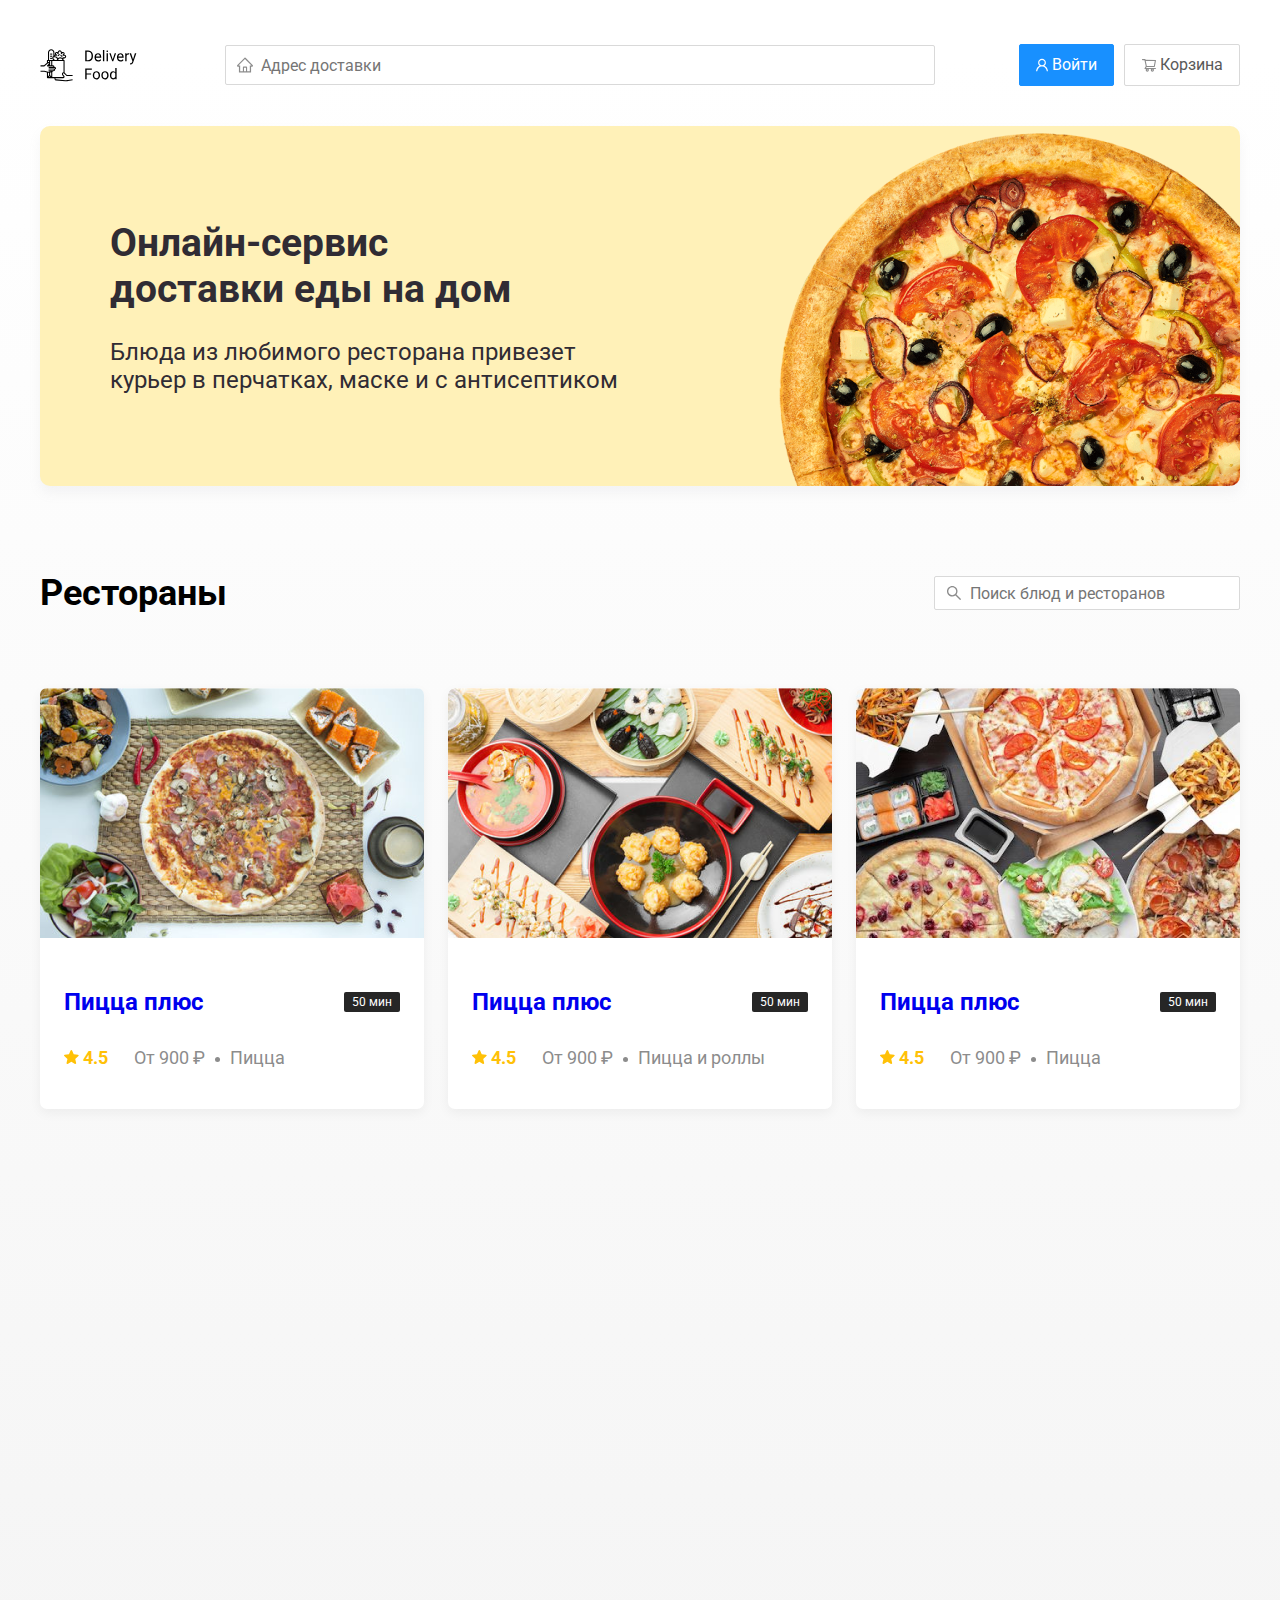
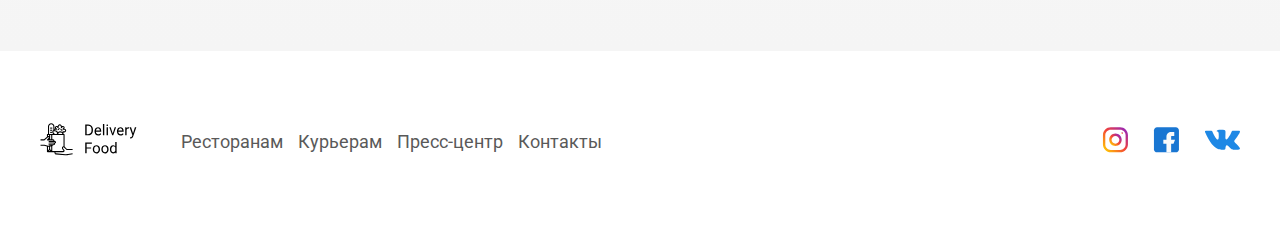
<file: index.html>
<!DOCTYPE html>
<html lang="ru">
<head>
    <meta charset="UTF-8">
    <meta name="viewport" content="width=device-width, initial-scale=1.0">
    <link rel="stylesheet" href="css/normalize.css">
    <link rel="stylesheet" href="css/animate.min.css">
    <link href="https://fonts.googleapis.com/css2?family=Roboto:wght@400;700&display=swap" rel="stylesheet">
    <link rel="stylesheet" href="css/style.css">
    
    <title>Delivery food - доставка еды</title>
</head>
<body>
    <div class="wrap">
        <div class="container">
            <header class="header">
                <img src="img/logo.svg" alt="logo" class="header__logo" >
                <input type="text" name="searh" class="input header__input" placeholder="Адрес доставки">
                <div class="header__buttons">
                    <button type="button" class="header__buttons__item button-primary mr-10">
                        <img src="img/user-button.svg" alt="user" class="header__buttons__img mr-4">
                        <span class="header__buttons__text">Войти</span>
                    </button>
                    <button type="button" class="header__buttons__item cart-button">
                        <img src="img/card-button.svg" alt="card"  class="header__buttons__img mr-4">
                        <span class="header__buttons__text">Корзина</span>
                    </button>
                </div>
            </header>
            <section class="promo">
                <h1 class="promo__title">Онлайн-сервис <br/> доставки еды на дом</h1>
                <p class="promo__text">Блюда из любимого ресторана привезет курьер в перчатках, маске и с антисептиком</p>
            </section>
            <section class="restoarans" >
                <div class="restoarans__header">
                    <h2 class="restoarans__title">Рестораны</h2>
                    <input type="text"  class="input restoarans__input" placeholder="Поиск блюд и ресторанов">
                </div>
    
                <div class="restoarans__cards">
                    <a href="restorant.html" class="restoarans__cards__item wow fadeInUp">
                        <img src="img/card-image1.png" alt="card-img" class="restoarans__cards__item__img" >
                        <div class="card__content">
                            <div class="restoarans__cards__item__head">
                                <h3 class="restoarans__cards__item__head-title">Пицца плюс</h3>
                                <span class="restoarans__cards__item__head-time" >50 мин</span>
                            </div>
                            <div class="restoarans__cards__item__desc">
                                <div class="restoarans__cards__item__desc-rating">
                                    <img src="img/rating.svg" alt="rating" class="desc-rating__img">
                                    4.5
                                </div>
                                <div class="restoarans__cards__item__desc-price">От 900 ₽</div>
                                <div class="restoarans__cards__item__desc-category">Пицца</div>
                            </div>
                        </div>
                    </a>
                    <a href="restorant.html" class="restoarans__cards__item wow fadeInUp">
                        <img src="img/card-image2.png" alt="card-img" class="restoarans__cards__item__img" >
                        <div class="card__content">
                            <div class="restoarans__cards__item__head">
                                <h3 class="restoarans__cards__item__head-title">Пицца плюс</h3>
                                <span class="restoarans__cards__item__head-time" >50 мин</span>
                            </div>
                            <div class="restoarans__cards__item__desc">
                                <div class="restoarans__cards__item__desc-rating">
                                    <img src="img/rating.svg" alt="rating" class="desc-rating__img">
                                    4.5
                                </div>
                                <div class="restoarans__cards__item__desc-price">От 900 ₽</div>
                                <div class="restoarans__cards__item__desc-category">Пицца и роллы</div>
                            </div>
                        </div>
                    </a>
                    <a href="restorant.html" class="restoarans__cards__item wow fadeInUp">
                        <img src="img/card-image3.png" alt="card-img" class="restoarans__cards__item__img" >
                        <div class="card__content">
                            <div class="restoarans__cards__item__head">
                                <h3 class="restoarans__cards__item__head-title">Пицца плюс</h3>
                                <span class="restoarans__cards__item__head-time" >50 мин</span>
                            </div>
                            <div class="restoarans__cards__item__desc">
                                <div class="restoarans__cards__item__desc-rating">
                                    <img src="img/rating.svg" alt="rating" class="desc-rating__img">
                                    4.5
                                </div>
                                <div class="restoarans__cards__item__desc-price">От 900 ₽</div>
                                <div class="restoarans__cards__item__desc-category">Пицца</div>
                            </div>
                        </div>
                    </a>
                    <a  href="restorant.html" class="restoarans__cards__item wow fadeInUp">
                        <img src="img/card-image4.png" alt="card-img" class="restoarans__cards__item__img" >
                        <div class="card__content">
                            <div class="restoarans__cards__item__head">
                                <h3 class="restoarans__cards__item__head-title">Пицца плюс</h3>
                                <span class="restoarans__cards__item__head-time" >50 мин</span>
                            </div>
                            <div class="restoarans__cards__item__desc">
                                <div class="restoarans__cards__item__desc-rating">
                                    <img src="img/rating.svg" alt="rating" class="desc-rating__img">
                                    4.5
                                </div>
                                <div class="restoarans__cards__item__desc-price">От 900 ₽</div>
                                <div class="restoarans__cards__item__desc-category">Пицца</div>
                            </div>
                        </div>
                    </a>
                    <a href="restorant.html" class="restoarans__cards__item wow fadeInUp">
                        <img src="img/card-image5.png" alt="card-img" class="restoarans__cards__item__img" >
                        <div class="card__content">
                            <div class="restoarans__cards__item__head">
                                <h3 class="restoarans__cards__item__head-title">Пицца плюс</h3>
                                <span class="restoarans__cards__item__head-time" >50 мин</span>
                            </div>
                            <div class="restoarans__cards__item__desc">
                                <div class="restoarans__cards__item__desc-rating">
                                    <img src="img/rating.svg" alt="rating" class="desc-rating__img">
                                    4.5
                                </div>
                                <div class="restoarans__cards__item__desc-price">От 900 ₽</div>
                                <div class="restoarans__cards__item__desc-category">Пицца</div>
                            </div>
                        </div>
                    </a>
                    <a href="restorant.html" class="restoarans__cards__item wow fadeInUp ">
                        <img src="img/card-image6.png" alt="card-img" class="restoarans__cards__item__img" >
                        <div class="card__content">
                            <div class="restoarans__cards__item__head">
                                <h3 class="restoarans__cards__item__head-title">Пицца плюс</h3>
                                <span class="restoarans__cards__item__head-time" >50 мин</span>
                            </div>
                            <div class="restoarans__cards__item__desc">
                                <div class="restoarans__cards__item__desc-rating">
                                    <img src="img/rating.svg" alt="rating" class="desc-rating__img">
                                    4.5
                                </div>
                                <div class="restoarans__cards__item__desc-price">От 900 ₽</div>
                                <div class="restoarans__cards__item__desc-category">Пицца</div>
                            </div>
                        </div>
                    </a>
                </div>
            </section>
        </div>
        <div class="pb-60"></div>
    </div>
    <footer class="footer" >
        <div class="container footer__wrap">
            <div class="footer__text">
                <div class="footer__logo">
                    <img src="img/logo.svg" alt="footer-logo"  class="footer__logo__img">
                </div>
                <nav class="footer__menu">
                    <ul class="footer__menu__list">
                        <li class="footer__menu__list__item"><a href="#" class="footer__menu__list__link">Ресторанам</a></li>
                        <li class="footer__menu__list__item"><a href="#" class="footer__menu__list__link">Курьерам</a></li>
                        <li class="footer__menu__list__item"><a href="#" class="footer__menu__list__link">Пресс-центр</a></li>
                        <li class="footer__menu__list__item"><a href="#" class="footer__menu__list__link">Контакты</a></li>
                    </ul>
                </nav>
            </div>
            <div class="footer__social">
                <ul class="footer__social__list">
                    <li class="footer__social__list__item">
                        <a href="#" class="footer__social__list__lisk">
                            <img src="img/inst.svg" alt="instagram"  class="footer__social__img">
                        </a>
                    </li>
                    <li class="footer__social__list__item">
                        <a href="#" class="footer__social__list__lisk">
                            <img src="img/facebook.svg" alt="instagram"  class="footer__social__img">
                        </a>
                    </li>
                    <li class="footer__social__list__item">
                        <a href="#" class="footer__social__list__lisk">
                            <img src="img/vk.svg" alt="instagram"  class="footer__social__img">
                        </a>
                    </li>
                </ul>
            </div>
        </div>
    </footer>
    <div class="modal">
        <div class="modal__dialog">
            <div class="modal__header">
                <h3 class="modal__header__title">Корзина</h3>
                <button class="modal__header__button">&times;</button>
            </div>
            <div class="food__row">
                <h3 class="food__row__title">Ролл угорь стандарт</h3>
                <strong class="food__row__price" >250 ₽</strong>
                <div class="food__row__buttons">
                    <button  class="food__row__buttons__item">-</button>
                    <span  class="counter">1</span>
                    <button  class="food__row__buttons__item">+</button>

                </div>
            </div>
            <div class="food__row">
                <h3 class="food__row__title">Ролл угорь стандарт</h3>
                <strong class="food__row__price" >250 ₽</strong>
                <div class="food__row__buttons">
                    <button  class="food__row__buttons__item">-</button>
                    <span  class="counter">1</span>
                    <button  class="food__row__buttons__item">+</button>

                </div>
            </div>
            <div class="food__row">
                <h3 class="food__row__title">Ролл угорь стандарт</h3>
                <strong class="food__row__price" >250 ₽</strong>
                <div class="food__row__buttons">
                    <button  class="food__row__buttons__item">-</button>
                    <span  class="counter">1</span>
                    <button  class="food__row__buttons__item">+</button>

                </div>
            </div>
            <div class="food__row">
                <h3 class="food__row__title">Ролл угорь стандарт</h3>
                <strong class="food__row__price" >250 ₽</strong>
                <div class="food__row__buttons">
                    <button  class="food__row__buttons__item">-</button>
                    <span  class="counter">1</span>
                    <button  class="food__row__buttons__item">+</button>

                </div>
            </div>
            <div class="food__row">
                <h3 class="food__row__title">Ролл угорь стандарт</h3>
                <strong class="food__row__price" >250 ₽</strong>
                <div class="food__row__buttons">
                    <button  class="food__row__buttons__item">-</button>
                    <span  class="counter">1</span>
                    <button  class="food__row__buttons__item">+</button>

                </div>
            </div>
            <div class="modal__footer">
                <div class="modal__footer__total-price">
                    1250 ₽
                </div>
                <div class="modal__footer__buttons">
                    <button class="modal__footer__button button-primary">Оформить заказ</button>
                    <button class="modal__footer__button">Отмена</button>
                </div>
                
            </div>
        </div>
    </div>
    <!-- <script src="scripts/wow.min.js" ></script> -->
    <script src="scripts/wow.min.js" ></script>
    <script src="scripts/main.js" ></script>
</body>
</html>
</file>
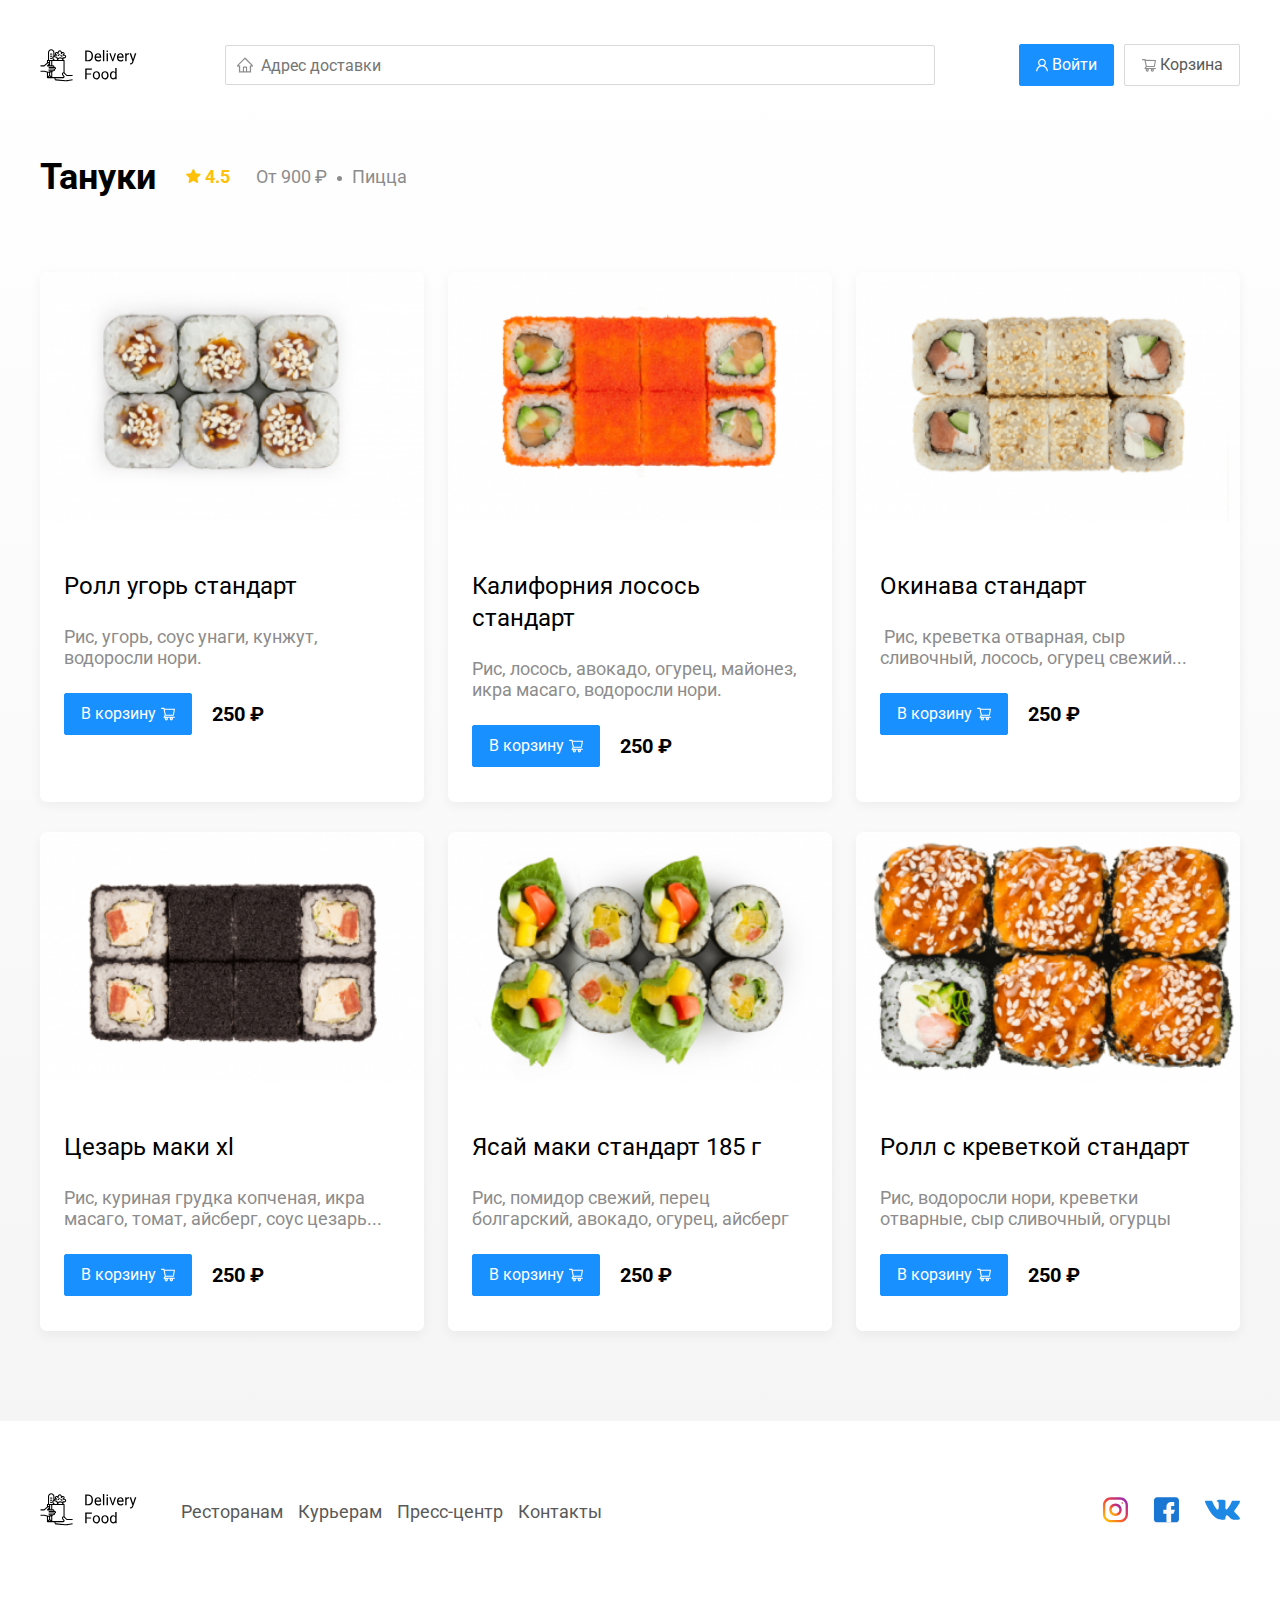
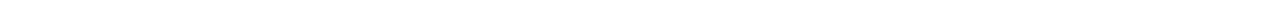
<file: restorant.html>
<!DOCTYPE html>
<html lang="ru">
<head>
    <meta charset="UTF-8">
    <meta name="viewport" content="width=device-width, initial-scale=1.0">
    <link rel="stylesheet" href="css/normalize.css">
    <link href="https://fonts.googleapis.com/css2?family=Roboto:wght@400;700&display=swap" rel="stylesheet">
    <link rel="stylesheet" href="css/style.css">
    
    <title>Delivery food - доставка еды</title>
</head>
<body>
    <div class="wrap">
        <div class="container">
            <header class="header">
                <img src="img/logo.svg" alt="logo" class="header__logo" >
                <input type="text" name="searh" class="input header__input" placeholder="Адрес доставки">
                <div class="header__buttons">
                    <button type="button" class="header__buttons__item button-primary mr-10">
                        <img src="img/user-button.svg" alt="user" class="header__buttons__img mr-4">
                        <span class="header__buttons__text">Войти</span>
                    </button>
                    <button type="button" class="header__buttons__item cart-button">
                        <img src="img/card-button.svg" alt="card"  class="header__buttons__img mr-4">
                        <span class="header__buttons__text">Корзина</span>
                    </button>
                </div>
            </header>
            <section class="restoarans" >
                <div class="restoarans__header flex-start">
                    <h2 class="restoarans__title  mr-30">Тануки</h2>
                    <div class="restoarans__cards__item__desc">
                        <div class="restoarans__cards__item__desc-rating">
                            <img src="img/rating.svg" alt="rating" class="desc-rating__img">
                            4.5
                        </div>
                        <div class="restoarans__cards__item__desc-price">От 900 ₽</div>
                        <div class="restoarans__cards__item__desc-category">Пицца</div>
                    </div>
                </div>
    
                <div class="restoarans__cards">
                    <div class="restoarans__cards__item">
                        <img src="img/res_image1.png" alt="card-img" class="restoarans__cards__item__img" >
                        <div class="card__content">
                            <div class="restoarans__cards__item__head">
                                <h3 class="restoarans__cards__item__head-title restoarans__cards__item__head-title_normal">Ролл угорь стандарт</h3>
                            </div>
                            <div class="restoarans__cards__item__desc">
                                <div class="restoarans__cards__item__desc-category restoarans__cards__item__desc-category_wrap ">Рис, угорь, соус унаги, кунжут, водоросли нори.</div>
                            </div>
                            <div class="restoarans__cards__item__buttons">
                                <button type="button" class="header__buttons__item button-primary " >
                                    <span  class="button__text mr-4">В корзину</span>
                                    <img src="img/card_white.svg" alt="card"  class="button__img">
                                </button>
                                <div class="restoarans__cards__item__buttons__price">
                                    250 ₽
                                </div>
                            </div>
                        </div>
                    </div>
                    <div class="restoarans__cards__item">
                        <img src="img/res_image2.png" alt="card-img" class="restoarans__cards__item__img" >
                        <div class="card__content">
                            <div class="restoarans__cards__item__head">
                                <h3 class="restoarans__cards__item__head-title restoarans__cards__item__head-title_normal">Калифорния лосось стандарт</h3>
                            </div>
                            <div class="restoarans__cards__item__desc">
                                <div class="restoarans__cards__item__desc-category restoarans__cards__item__desc-category_wrap ">Рис, лосось, авокадо, огурец, майонез, икра масаго, водоросли нори.</div>
                            </div>
                            <div class="restoarans__cards__item__buttons">
                                <button type="button" class="header__buttons__item button-primary " >
                                    <span  class="button__text mr-4">В корзину</span>
                                    <img src="img/card_white.svg" alt="card"  class="button__img">
                                </button>
                                <div class="restoarans__cards__item__buttons__price">
                                    250 ₽
                                </div>
                            </div>
                        </div>
                    </div>
                    <div class="restoarans__cards__item">
                        <img src="img/res_image3.png" alt="card-img" class="restoarans__cards__item__img" >
                        <div class="card__content">
                            <div class="restoarans__cards__item__head">
                                <h3 class="restoarans__cards__item__head-title restoarans__cards__item__head-title_normal">Окинава стандарт</h3>
                            </div>
                            <div class="restoarans__cards__item__desc">
                                <div class="restoarans__cards__item__desc-category restoarans__cards__item__desc-category_wrap "> Рис, креветка отварная, сыр сливочный, лосось, огурец свежий...</div>
                            </div>
                            <div class="restoarans__cards__item__buttons">
                                <button type="button" class="header__buttons__item button-primary " >
                                    <span  class="button__text mr-4">В корзину</span>
                                    <img src="img/card_white.svg" alt="card"  class="button__img">
                                </button>
                                <div class="restoarans__cards__item__buttons__price">
                                    250 ₽
                                </div>
                            </div>
                        </div>
                    </div>
                    <div class="restoarans__cards__item">
                        <img src="img/res_image4.png" alt="card-img" class="restoarans__cards__item__img" >
                        <div class="card__content">
                            <div class="restoarans__cards__item__head">
                                <h3 class="restoarans__cards__item__head-title restoarans__cards__item__head-title_normal">Цезарь маки хl</h3>
                            </div>
                            <div class="restoarans__cards__item__desc">
                                <div class="restoarans__cards__item__desc-category restoarans__cards__item__desc-category_wrap ">Рис, куриная грудка копченая, икра масаго, томат, айсберг, соус цезарь...</div>
                            </div>
                            <div class="restoarans__cards__item__buttons">
                                <button type="button" class="header__buttons__item button-primary " >
                                    <span  class="button__text mr-4">В корзину</span>
                                    <img src="img/card_white.svg" alt="card"  class="button__img">
                                </button>
                                <div class="restoarans__cards__item__buttons__price">
                                    250 ₽
                                </div>
                            </div>
                        </div>
                    </div>
                    <div class="restoarans__cards__item">
                        <img src="img/res_image5.png" alt="card-img" class="restoarans__cards__item__img" >
                        <div class="card__content">
                            <div class="restoarans__cards__item__head">
                                <h3 class="restoarans__cards__item__head-title restoarans__cards__item__head-title_normal">Ясай маки стандарт 185 г</h3>
                            </div>
                            <div class="restoarans__cards__item__desc">
                                <div class="restoarans__cards__item__desc-category restoarans__cards__item__desc-category_wrap ">Рис, помидор свежий, перец болгарский, авокадо, огурец, айсберг</div>
                            </div>
                            <div class="restoarans__cards__item__buttons">
                                <button type="button" class="header__buttons__item button-primary " >
                                    <span  class="button__text mr-4">В корзину</span>
                                    <img src="img/card_white.svg" alt="card"  class="button__img">
                                </button>
                                <div class="restoarans__cards__item__buttons__price">
                                    250 ₽
                                </div>
                            </div>
                        </div>
                    </div>
                    <div class="restoarans__cards__item">
                        <img src="img/res_image6.png" alt="card-img" class="restoarans__cards__item__img" >
                        <div class="card__content">
                            <div class="restoarans__cards__item__head">
                                <h3 class="restoarans__cards__item__head-title restoarans__cards__item__head-title_normal">Ролл с креветкой стандарт</h3>
                            </div>
                            <div class="restoarans__cards__item__desc">
                                <div class="restoarans__cards__item__desc-category restoarans__cards__item__desc-category_wrap ">Рис, водоросли нори, креветки отварные, сыр сливочный, огурцы</div>
                            </div>
                            <div class="restoarans__cards__item__buttons">
                                <button type="button" class="header__buttons__item button-primary " >
                                    <span  class="button__text mr-4">В корзину</span>
                                    <img src="img/card_white.svg" alt="card"  class="button__img">
                                </button>
                                <div class="restoarans__cards__item__buttons__price">
                                    250 ₽
                                </div>
                            </div>
                        </div>
                    </div>
                </div>
            </section>
        </div>
        <div class="pb-60"></div>
    </div>
    <footer class="footer" >
        <div class="container footer__wrap">
            <div class="footer__text">
                <div class="footer__logo">
                    <img src="img/logo.svg" alt="footer-logo"  class="footer__logo__img">
                </div>
                <nav class="footer__menu">
                    <ul class="footer__menu__list">
                        <li class="footer__menu__list__item"><a href="#" class="footer__menu__list__link">Ресторанам</a></li>
                        <li class="footer__menu__list__item"><a href="#" class="footer__menu__list__link">Курьерам</a></li>
                        <li class="footer__menu__list__item"><a href="#" class="footer__menu__list__link">Пресс-центр</a></li>
                        <li class="footer__menu__list__item"><a href="#" class="footer__menu__list__link">Контакты</a></li>
                    </ul>
                </nav>
            </div>
            <div class="footer__social">
                <ul class="footer__social__list">
                    <li class="footer__social__list__item">
                        <a href="#" class="footer__social__list__lisk">
                            <img src="img/inst.svg" alt="instagram"  class="footer__social__img">
                        </a>
                    </li>
                    <li class="footer__social__list__item">
                        <a href="#" class="footer__social__list__lisk">
                            <img src="img/facebook.svg" alt="instagram"  class="footer__social__img">
                        </a>
                    </li>
                    <li class="footer__social__list__item">
                        <a href="#" class="footer__social__list__lisk">
                            <img src="img/vk.svg" alt="instagram"  class="footer__social__img">
                        </a>
                    </li>
                </ul>
            </div>
        </div>
    </footer>
    <div class="modal">
        <div class="modal__dialog">
            <div class="modal__header">
                <h3 class="modal__header__title">Корзина</h3>
                <button class="modal__header__button">&times;</button>
            </div>
            <div class="food__row">
                <h3 class="food__row__title">Ролл угорь стандарт</h3>
                <strong class="food__row__price" >250 ₽</strong>
                <div class="food__row__buttons">
                    <button  class="food__row__buttons__item">-</button>
                    <span  class="counter">1</span>
                    <button  class="food__row__buttons__item">+</button>

                </div>
            </div>
            <div class="food__row">
                <h3 class="food__row__title">Ролл угорь стандарт</h3>
                <strong class="food__row__price" >250 ₽</strong>
                <div class="food__row__buttons">
                    <button  class="food__row__buttons__item">-</button>
                    <span  class="counter">1</span>
                    <button  class="food__row__buttons__item">+</button>

                </div>
            </div>
            <div class="food__row">
                <h3 class="food__row__title">Ролл угорь стандарт</h3>
                <strong class="food__row__price" >250 ₽</strong>
                <div class="food__row__buttons">
                    <button  class="food__row__buttons__item">-</button>
                    <span  class="counter">1</span>
                    <button  class="food__row__buttons__item">+</button>

                </div>
            </div>
            <div class="food__row">
                <h3 class="food__row__title">Ролл угорь стандарт</h3>
                <strong class="food__row__price" >250 ₽</strong>
                <div class="food__row__buttons">
                    <button  class="food__row__buttons__item">-</button>
                    <span  class="counter">1</span>
                    <button  class="food__row__buttons__item">+</button>

                </div>
            </div>
            <div class="food__row">
                <h3 class="food__row__title">Ролл угорь стандарт</h3>
                <strong class="food__row__price" >250 ₽</strong>
                <div class="food__row__buttons">
                    <button  class="food__row__buttons__item">-</button>
                    <span  class="counter">1</span>
                    <button  class="food__row__buttons__item">+</button>

                </div>
            </div>
            <div class="modal__footer">
                <div class="modal__footer__total-price">
                    1250 ₽
                </div>
                <div class="modal__footer__buttons">
                    <button class="modal__footer__button button-primary">Оформить заказ</button>
                    <button class="modal__footer__button">Отмена</button>
                </div>
                
            </div>
        </div>
    </div>

    <script  src="scripts/main.js"></script>
</body>
</html>
</file>
<file: css/style.css>
*{
    box-sizing: border-box;
}

body{
    padding-top: 44px;
    font-family: 'Roboto', sans-serif;
}
.wrap{
    width: 100%;
    background: linear-gradient(180deg, rgba(245, 245, 245, 0) 1.04%, #F5F5F5 100%);

}
.pb-60{
    padding-bottom: 60px;
}
.container{
    max-width: 1200px;
    margin: auto;
}
.mr-4{
    margin-right: 4px;
}
.mr-10{
    margin-right: 10px;
}

.mr-30{
    margin-right: 30px;
}

.flex-start{
    justify-content: start !important;
}

.header{
    display: flex;
    align-items: center;
    justify-content: space-between;
    margin-bottom: 40px;
}

.input{
    background: #FFFFFF;
    border: 1px solid #D9D9D9;
    box-sizing: border-box;
    border-radius: 2px;
    background-repeat: no-repeat;
    background-position: left 11px center;
    padding-left: 35px;
}

.header__input{
    /* width: 690px; */
    flex: .8; 
    height: 40px;
    background-image: url(../img/searh-input-icon.svg);
}

.header__buttons{
    display: flex;
}

.header__buttons__item{
    padding: 8px 16px;
    background: #FFFFFF;

    border: 1px solid #D9D9D9;
    box-sizing: border-box;

    box-shadow: 0px 0px 2px rgba(0, 0, 0, 0.0015);
    border-radius: 2px;

    color: #595959;
    font-size: 16px;
    line-height: 24px;

    display: flex;
    align-items: center;
}



.promo{
    background-blend-mode: multiply;
    box-shadow: 0px 7px 12px rgba(158, 158, 163, 0.1);
    background: #FFF1B8 url(../img/promo-bg.png) no-repeat top right -200px / 800px;
    /* url("../img/promo-bg.png") no-repeat top 100px right -200 / 800;  */
    /* url(../img/promo-bg.jpg) no-repeat top 100px right -200 / 800; */
    /* background-image: url(../img/promo-bg.png); */
    
    border-radius: 10px;
    padding: 68px 70px;
    margin-bottom: 56px;
}

.promo__title{
    font-weight: bold;
    font-size: 39px;
    line-height: 46px;
    color: #302C34;

}

.promo__text{
    max-width: 538px;
    font-weight: normal;
    font-size: 24px;
    line-height: 28px;
    color: #302C34;
}
.restoarans{
    /* margin-bottom: 60px; */
}

.restoarans__header{
    display: flex;
    align-items: center;
    justify-content: space-between;
    margin-bottom: 44px;
}

.restoarans__input{
    width: 306px;
    height: 34px;
    background-image: url(../img/res-input.svg);
}

.restoarans__title{
    font-weight: bold;
    font-size: 36px;
    line-height: 42px;
}

.restoarans__cards{
    display: flex;
    justify-content: space-between;
    flex-wrap: wrap;
}

.restoarans__cards__item{
    background: #FFFFFF;
    box-shadow: 0px 4px 12px rgba(0, 0, 0, 0.05);
    border-radius: 7px;
    overflow: hidden;
    margin-bottom: 30px;
    flex-basis: 32%;
    text-decoration: none;
}

.card__content{
    margin-top: 20px;
    margin-bottom: 35px;
    margin-left: 24px;
    margin-right: 24px;
}

.restoarans__cards__item__head{
    display: flex;
    align-items: center;
    justify-content: space-between;
}
.restoarans__cards__item__head-title{
    font-weight: bold;
    font-size: 24px;
    line-height: 32px;
}

.restoarans__cards__item__head-time{
    font-size: 12px;
    line-height: 20px;
    padding-left: 8px;
    padding-right: 8px;
    color: #FFFFFF;
    background: #262626;
    border-radius: 2px;

}

.restoarans__cards__item__desc{
    display: flex;
    align-items: center;
}

.restoarans__cards__item__desc-rating{
    margin-right: 26px;
    color: #FFC107;
    font-weight: bold;
    font-size: 18px;
    line-height: 32px;
}

.restoarans__cards__item__desc-price{
    color: #8C8C8C;
    font-size: 18px;
    line-height: 32px;
    /* margin-right: 10px; */

}

.restoarans__cards__item__desc-price::after{
    content: "";
    display: inline-block;
    height: 5px;
    width: 5px;
    background-color: #8C8C8C;
    border: none;
    border-radius: 50%;
    margin-right: 10px;
    margin-left: 10px;
    vertical-align: middle;
}

.restoarans__cards__item__desc-category{
    color: #8C8C8C;
    font-size: 18px;
    line-height: 32px;
    text-overflow: ellipsis;
    overflow: hidden;
    white-space: nowrap;

}

.restoarans__cards__item__desc-category_wrap{
    white-space: pre-wrap;
    line-height: 21px;
}

.restoarans__cards__item__head-title_normal{
    font-weight: 400;
}

.restoarans__cards__item__img{
    width: 384px;
    height: 250px;
    object-fit: cover;
}

.restoarans__cards__item__buttons{
    margin-top: 25px;
    display: flex;
    align-items: center;
}

.restoarans__cards__item__buttons__price{
    font-weight: bold;
    font-size: 20px;
    line-height: 32px;
    margin-left: 20px;
}

.footer{
    padding-top: 60px;
    padding-bottom: 60px;

}

.footer__wrap, .footer__text{
    display: flex;
    align-items: center;
    justify-content: space-between;
}  

.footer__menu__list, .footer__social__list{
    list-style-type: none;
    display: flex;
    align-items: center;
}

.footer__menu__list__item{
    margin-right: 15px;
}

.footer__menu__list__item:last-child{
    margin-right: 0;
}

.footer__menu__list__link{
    text-decoration: none;
    color: #595959;
    font-weight: normal;
    font-size: 18px;
    line-height: 21px;
}

.footer__social__list__item{
    margin-left: 25px;
}

.footer__social__list__item:first-child{
    margin-left: 0;
}


.modal{
    position: fixed;
    top: 0;
    left: 0;
    width: 100%;
    height: 100%;
    background: rgba(0, 0, 0, 0.4);
    display: none;
    align-items: center;
    justify-content: center;
}

.is-open-modal{
    display: flex;
}

.modal__dialog{
    position: absolute;
    max-width: 780px;
    width: 95%;
    min-height: 552px;
    background: #FFFFFF;
    border-radius: 5px;
    padding: 40px 45px;
}

.modal__header{
    display: flex;
    align-items: center;
    justify-content: space-between;
    margin-bottom: 45px;
}

.modal__header__title{
    padding: 0;
    margin: 0;
    font-style: normal;
    font-weight: bold;
    font-size: 36px;
    line-height: 42px;
    color: #000000;
}

.modal__header__button{
    font-size: 36px;
    border: none;
    background: transparent;
}


.food__row{
    display: flex;
    align-items: center;
    justify-content: space-between;
    border-bottom: 1px solid #D9D9D9;
    margin-bottom: 15px;
}

.food__row__price{
    margin-left: auto;
    margin-right: 47px;
    font-weight: bold;
    font-size: 20px;
    line-height: 32px;
}

.food__row__title{
    font-weight: normal;
    font-size: 18px;
    line-height: 32px;
}

.food__row__buttons__item{
    width: 39px;
    height: 32px;
    background: #FFFFFF;
    border: 1px solid #40A9FF;
    box-sizing: border-box;
    border-radius: 2px;
    font-weight: normal;
    font-size: 14px;
    line-height: 22px;
    color: #40A9FF;
}

.counter{
    margin-left: 10px;
    margin-right: 10px;
    font-size: 16px;
    line-height: 24px;
}

.modal__footer{
    margin-top: 37px;
}
.modal__footer__button{
    padding: 8px 16px;
    background: #FFFFFF;

    border: 1px solid #D9D9D9;
    box-sizing: border-box;

    box-shadow: 0px 0px 2px rgba(0, 0, 0, 0.0015);
    border-radius: 2px;

    color: #595959;
    font-size: 16px;
    line-height: 24px;

    display: flex;
    align-items: center;
    margin-left: 18px;
}

.modal__footer, .modal__footer__buttons{
    display: flex;
    align-items: center;
    justify-content: space-between;
}

.modal__footer__total-price{
    padding: 15px 20px;
    font-weight: bold;
    font-size: 20px;
    line-height: 23px;
    color: #FAFAFA;
    background: #262626;
    border-radius: 5px;
}


.button-primary{
    background-color: #1890FF;
    border: 1px solid #1890FF;
    color: #FFFFFF;

}

@media(max-width: 1222px){
    .container{
        max-width: 960px;
    }
    .promo{
        background-size: 600px;
        background-position: center right -200px;
    }
    .restoarans__cards__item__desc-rating{
        margin-right: 14px;
        font-size: 14px;
    }
    .restoarans__cards__item__desc-price, .restoarans__cards__item__desc-category{
        font-size: 14px;
        flex-wrap: wrap;
    }
}

@media(max-width: 990px){
    .container{
        max-width: 750px;
    }
    .promo{
        padding: 50px;
        background-size: 500px;
        background-position: center right -200px;
    }
    .promo__text{
        font-size: 17px;
        max-width: 400px;
    }
    .restoarans__cards__item{
        flex-basis: 49%;
    }
}

@media(max-width: 770px){
    .container{
        max-width: 560px;
    }

    .header{
        flex-wrap: wrap;
    }

    .header__input{
        order: 5;
        flex-basis: 100%;
        margin-top: 10px;
    }

    .promo{
        background-size: 400px;
    }

    .promo__title{
        font-size: 28px;
    }

    .promo__text{
        font-size: 15px;
        margin-top: 0;
    }

    .restoarans__cards__item__desc{
        flex-wrap: wrap;
    }
    .restoarans__cards__item__desc-rating{
        flex-basis: 100%;
    }
    .restoarans__cards__item__head-title{
        font-size: 18px;
    }
    .footer__menu__list{
        flex-wrap: wrap;
    }
}

@media(max-width: 570px){
    .container{
        max-width: 90%;
    }

    .promo__title{
        line-height: 35px;
    }
    .promo__text{
        max-width: 337px;
    }
    .restoarans__title{
        font-size: 30px;
    }
    .restoarans__cards__item{
        flex-basis: 100%;
    }

    .restoarans__cards__item__img{
        width: 100%;
    }

    .footer__wrap, .footer__text{
        flex-direction: column;
        align-items: center;
        justify-content: center;
    }
}

@media(max-width: 420px){
    .restoarans__header{
        flex-wrap: wrap;
    }
    .restoarans__input{
        flex-basis: 100%;
    }
    .header__buttons__text{
        display: none;
    }
    .promo{
        background-position: bottom 128px right -229px;
    }

    .mr-4{
        margin-right: 0;
    }
    .footer__menu__list__item{
        margin-right: 0;
    }
    .footer__menu__list{
        flex-direction: column;
        text-align: center;
        align-items: start;
        justify-content: center;
    }
}
</file>
